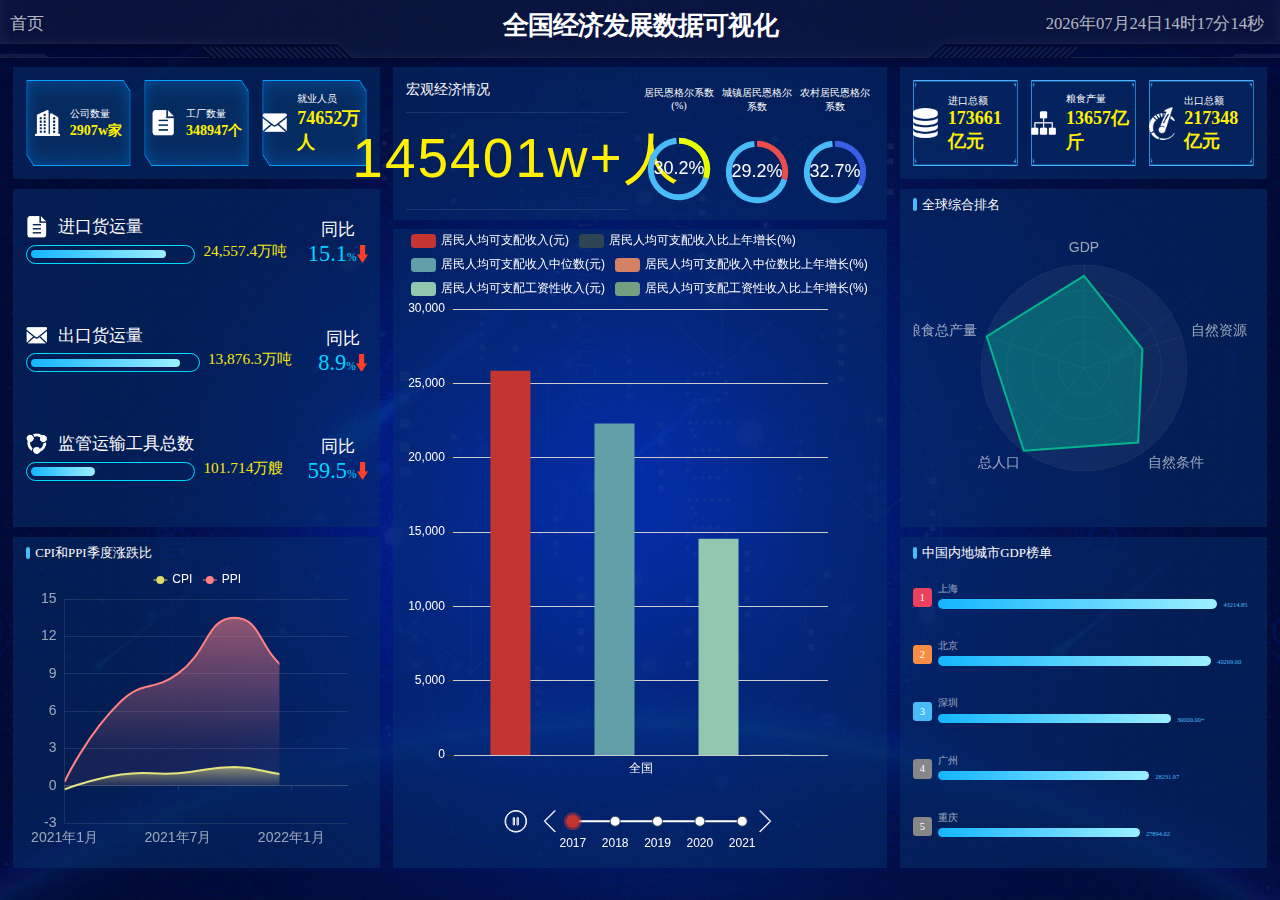
<file: economy/index.html>
﻿<!doctype html>
<html>

<head>
   <meta charset="utf-8">
   <title>经济发展可视化平台</title>
   <link rel="stylesheet" href="css/comon0.css">
</head>

<body>
   <div class="loading">
      <div class="loadbox"> <img src="images/loading.gif"> 页面加载中... </div>
   </div>
   <div class="head">
      <h1>全国经济发展数据可视化</h1>
      <div class="name"><a href="../home.html">首页</a></div>
      <div class="time" id="showTime">2019年12月05日16时16分54秒</div>
      <script>
         var t = null;
         t = setTimeout(time, 1000);//開始运行
         function time () {
            clearTimeout(t);//清除定时器
            dt = new Date();
            var y = dt.getFullYear();
            var mt = dt.getMonth() + 1;
            var day = dt.getDate();
            var h = dt.getHours();//获取时
            var m = dt.getMinutes();//获取分
            var s = dt.getSeconds();//获取秒
            var t = null;
            document.getElementById("showTime").innerHTML = y + "年" + Appendzero(mt) + "月" + Appendzero(day) + "日" + Appendzero(h) + "时" + Appendzero(m) + "分" + Appendzero(s) + "秒";
            function Appendzero (obj) {
               if (obj < 10) return "0" + "" + obj;
               else return obj;
            }
            t = setTimeout(time, 1000); //设定定时器，循环运行     
         }
      </script>
   </div>
   <div class="mainbox">
      <ul class="clearfix">
         <li>
            <div class="boxall" style="height: calc(15% - .15rem)">
               <ul class="row h100 row1">
                  <li class="col-4">
                     <div class="bar1"><img src="images/icon1.png">
                        <h3><span>公司数量</span>2907w家</h3>
                     </div>
                  </li>
                  <li class="col-4">
                     <div class="bar1"><img src="images/icon4.png">
                        <h3><span>工厂数量</span>348947个</h3>
                     </div>
                  </li>
                  <li class="col-4">
                     <div class="bar1"><img src="images/icon5.png">
                        <h3 style="text-align: left; font-size: 18px;"><span>就业人员
                           </span>74652万人</h3>
                     </div>
                  </li>
               </ul>
            </div>
            <div class="boxall" style="height: calc(43% - .15rem)">

               <ul class="sec h100">
                  <li>
                     <div>
                        <p><img src="images/icon4.png">进口货运量</p>
                        <div class="barnav">
                           <div class="bar2"><span style="width:84.9%;"></span></div> <span>24,557.4万吨</span>
                        </div>
                     </div>

                     <div>
                        <div class="zaf">
                           <p>同比</p>
                           <p><span>15.1<i>%</i></span><img src="images/down.png"></p>
                        </div>
                     </div>
                  </li>

                  <li>
                     <div>
                        <p><img src="images/icon5.png">出口货运量</p>

                        <div class="barnav">
                           <div class="bar2"><span style="width:91.1%;"></span></div> <span>13,876.3万吨</span>
                        </div>
                     </div>

                     <div>
                        <div class="zaf">
                           <p>同比</p>
                           <p><span>8.9<i>%</i></span><img src="images/down.png"></p>
                        </div>
                     </div>
                  </li>

                  <li>
                     <div>
                        <p><img src="images/icon6.png">监管运输工具总数</p>
                        <div class="barnav">
                           <div class="bar2"><span style="width:40.5%;"></span></div> <span>101.714万艘</span>
                        </div>
                     </div>

                     <div>
                        <div class="zaf">
                           <p>同比</p>
                           <p><span>59.5<i>%</i></span><img src="images/down.png"></p>
                        </div>
                     </div>
                  </li>

               </ul>

            </div>
            <div class="boxall" style="height: calc(42% - .15rem)">
               <div class="alltitle">CPI和PPI季度涨跌比</div>
               <div class="boxnav" id="echarts2"></div>
            </div>
         </li>
         <li>
            <div class="boxall" style="height: calc(20% - .15rem)">
               <ul class="row h100 clearfix">
                  <li class="col-6">
                     <div class="sqzs h100">
                        <p>宏观经济情况</p>
                        <h1 style="font-size: 55px;">145401w+人</h1>
                     </div>
                  </li>
                  <li class="col-6">
                     <ul class="row h100 clearfix">
                        <li class="col-4">
                           <div class="tit01">居民恩格尔系数(%)</div>
                           <div class="piebox" id="pe01"></div>
                        </li>
                        <li class="col-4">
                           <div class="tit01">城镇居民恩格尔系数</div>
                           <div class="piebox" id="pe02"></div>
                        </li>
                        <li class="col-4">
                           <div class="tit01">农村居民恩格尔系数</div>
                           <div class="piebox" id="pe03"></div>
                        </li>
                     </ul>

                  </li>
               </ul>
            </div>
            <div class="boxall" style="height: calc(80% - .15rem)">
               <div class="boxnav h100" id="echarts1"></div>
            </div>
         </li>
         <li>

            <div class="boxall" style="height: calc(15% - .15rem)">

               <ul class="row h100 row1">
                  <li class="col-4">
                     <div class="bar1 bar2"><img src="images/icon7.png">
                        <h3 style="text-align: left; font-size: 18px;"><span>进口总额
                           </span>173661亿元</h3>
                     </div>
                  </li>
                  <li class="col-4">
                     <div class="bar1 bar2"><img src="images/icon8.png">
                        <h3 style="text-align: left; font-size: 18px;"><span>粮食产量</span>13657亿斤</h3>
                     </div>
                  </li>
                  <li class="col-4">
                     <div class="bar1 bar2"><img src="images/icon9.png">
                        <h3 style="text-align: left; font-size: 18px;"><span>出口总额</span>217348亿元</h3>
                     </div>
                  </li>
               </ul>


            </div>
            <div class="boxall" style="height: calc(43% - .15rem)">
               <div class="alltitle">全球综合排名</div>
               <div class=" boxnav" id="lastecharts">
               </div>

            </div>
            <div class="boxall" style="height: calc(42% - .15rem)">
               <div class="alltitle">中国内地城市GDP榜单</div>
               <div class=" boxnav paim">
                  <ul class="h100">
                     <li>
                        <span>1</span>
                        <div class="pmnav">
                           <p>上海</p>
                           <div class="pmbar"><span style="width:90%"></span><i>43214.85</i></div>
                        </div>
                     </li>
                     <li>
                        <span>2</span>
                        <div class="pmnav">
                           <p>北京</p>
                           <div class="pmbar"><span style="width:88%"></span><i>40269.60</i></div>
                        </div>
                     </li>
                     <li>
                        <span>3</span>
                        <div class="pmnav">
                           <p>深圳</p>
                           <div class="pmbar"><span style="width:75%"></span><i>30000.00+</i></div>
                        </div>
                     </li>
                     <li>
                        <span>4</span>
                        <div class="pmnav">
                           <p>广州</p>
                           <div class="pmbar"><span style="width:68%"></span><i>28231.97</i></div>
                        </div>
                     </li>
                     <li>
                        <span>5</span>
                        <div class="pmnav">
                           <p>重庆</p>
                           <div class="pmbar"><span style="width:65%"></span><i>27894.02</i></div>
                        </div>
                     </li>
                  </ul>
               </div>
            </div>
         </li>
      </ul>
   </div>
   <script src="../jquery.js"></script>
   <script>
      $(document).ready(function () {
         var arr = [];
         var max;
         $(".paim li i").each(function () {
            arr.push($(this).text());
         })
         //alert(arr)
         max = Math.max.apply(null, arr);
         $(".paim .pmbar span").each(function () {
            var i = $(this).parents("li").index()
            w = arr[i] / max * 100;
            sw = w.toFixed(0) + '%'

            $(this).css({ width: sw })
         })
      })
   </script>
   <script src="../echarts.min.js"></script>
   <script language="JavaScript" src="js/js.js"></script>

</body>

</html>
</file>
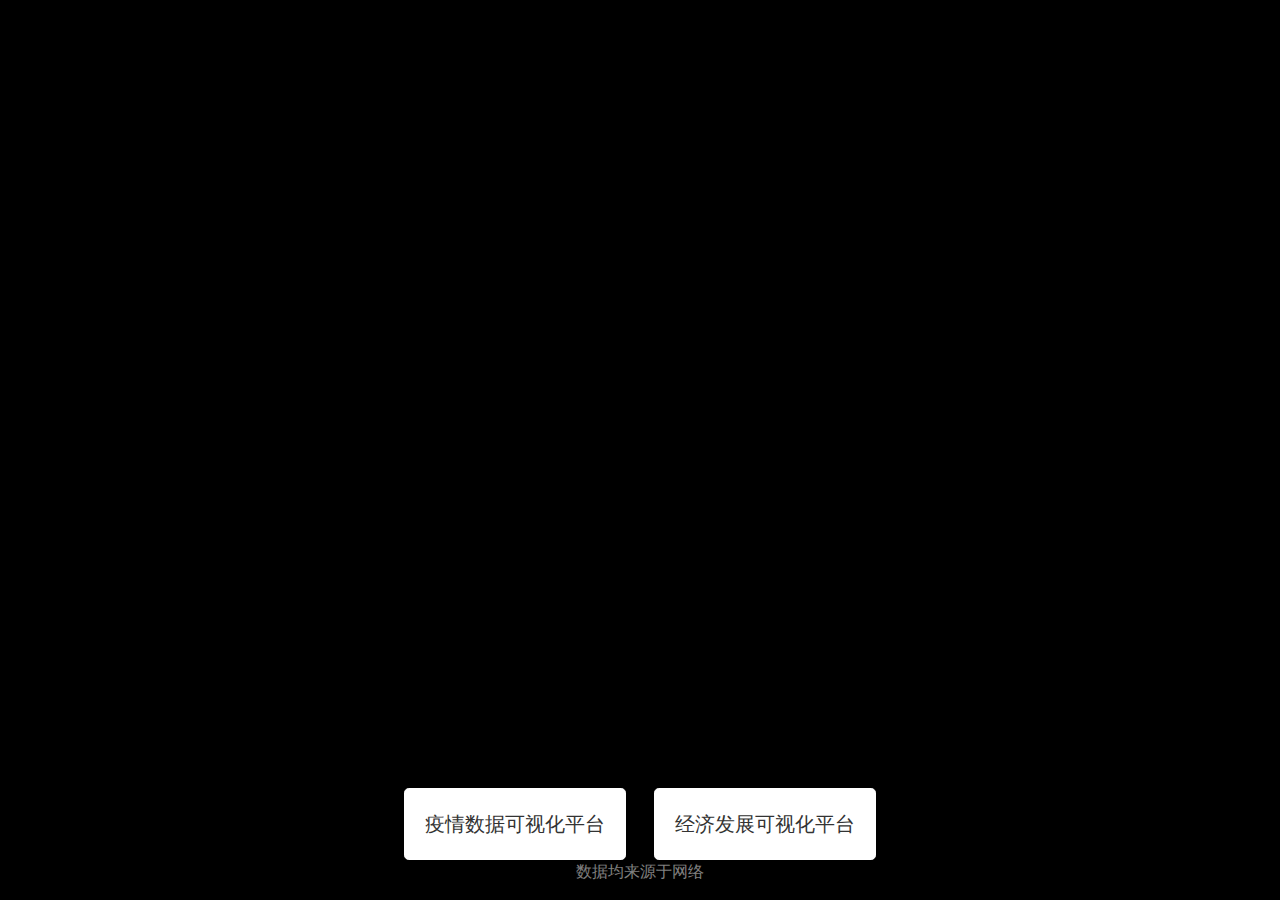
<file: home.html>
<!doctype html>
<html lang="en">

<head>
   <meta charset="utf-8">
   <meta name="viewport" content="width=device-width, initial-scale=1, shrink-to-fit=no">
   <meta name="description" content="">
   <meta name="author" content="Mark Otto, Jacob Thornton, and Bootstrap contributors">
   <meta name="generator" content="Hugo 0.88.1">
   <title>可视化平台</title>
   <link rel="canonical" href="https://getbootstrap.com/docs/4.6/examples/cover/">
   <!-- Bootstrap core CSS -->
   <link href="https://cdn.bootcdn.net/ajax/libs/twitter-bootstrap/4.6.1/css/bootstrap.min.css" rel="stylesheet">

   <style>
      .bd-placeholder-img {
         font-size: 1.125rem;
         text-anchor: middle;
         -webkit-user-select: none;
         -moz-user-select: none;
         -ms-user-select: none;
         user-select: none;
      }

      @media (min-width: 768px) {
         .bd-placeholder-img-lg {
            font-size: 3.5rem;
         }
      }
   </style>


   <!-- Custom styles for this template -->
   <link href="cover.css" rel="stylesheet">

</head>

<body class="text-center main">
   <video class="mainVideo" src="http://114.117.164.236:9999/bg.mp4" muted autoplay loop></video>

   <div class="containerMain cover-container d-flex w-100 h-100 p-3 mx-auto flex-column">
      <footer class="mastfoot mt-auto">
         <a class="btn btn-large btn-lg btn-secondary" href="./covid19/index.html">疫情数据可视化平台</a>
         <a class="btn btn-large btn-lg btn-secondary" href="./economy/index.html">经济发展可视化平台</a>
         <div class="inner">
            数据均来源于网络
         </div>
      </footer>
   </div>
</body>
<style>
   .main {
      position: relative;
      background: #000;
   }

   .containerMain {
      position: relative;
   }

   .btn-large {
      margin: 0 12px;
      padding: 20px;
   }

   .mainVideo {
      /* opacity: .8; */
      position: absolute;
      left: 0;
      width: 100%;
      height: 100%;
   }
</style>

</html>
</file>
<file: economy/css/comon0.css>
@charset "utf-8";

/* CSS Document */
* {
   -webkit-box-sizing: border-box;
   -moz-box-sizing: border-box;
   box-sizing: border-box
}

*,
body {
   padding: 0px;
   margin: 0px;
   font-family: "微软雅黑";
}

body {
   background: #000d4a url(../images/bg.jpg) center center;
   background-size: cover;
   color: #fff;
   font-size: .1rem;
}

li {
   list-style-type: none;
}

@font-face {
   font-family: electronicFont;
   src: url(../font/DS-DIGIT.TTF)
}

i {
   margin: 0px;
   padding: 0px;
   text-indent: 0px;
}

img {
   border: none;
   max-width: 100%;
}

a {
   text-decoration: none;
   color: #399bff;
}

a.active,
a:focus {
   outline: none !important;
   text-decoration: none;
}

ol,
ul,
p,
h1,
h2,
h3,
h4,
h5,
h6 {
   padding: 0;
   margin: 0
}

a:hover {
   color: #06c;
   text-decoration: none !important
}

html,
body {
   height: 100%;
}

.clearfix:after,
.clearfix:before {
   display: table;
   content: " "
}

.clearfix:after {
   clear: both
}

.pulll_left {
   float: left;
}

.pulll_right {
   float: right;
}

/*谷哥滚动条样式*/
::-webkit-scrollbar {
   width: 5px;
   height: 5px;
   position: absolute
}

::-webkit-scrollbar-thumb {
   background-color: #5bc0de
}

::-webkit-scrollbar-track {
   background-color: #ddd
}

/***/

.loading {
   position: fixed;
   left: 0;
   top: 0;
   font-size: 18px;
   z-index: 100000000;
   width: 100%;
   height: 100%;
   background: #1a1a1c;
   text-align: center;
}

.loadbox {
   position: absolute;
   width: 160px;
   height: 150px;
   color: #324e93;
   left: 50%;
   top: 50%;
   margin-top: -100px;
   margin-left: -75px;
}

.loadbox img {
   margin: 10px auto;
   display: block;
   width: 40px;
}

.head {
   height: 1.05rem;
   background: url(../images/head_bg.png) no-repeat center center;
   background-size: 100% 100%;
   position: relative
}

.head h1 {
   color: #fff;
   text-align: center;
   font-size: .4rem;
   line-height: .8rem;
   letter-spacing: -1px;
}

.head h1 img {
   width: 1.5rem;
   display: inline-block;
   vertical-align: middle;
}

.time {
   position: absolute;
   right: .15rem;
   top: 0;
   line-height: .75rem;
   color: rgba(255, 255, 255, .7);
   font-size: .26rem;
   padding-right: .1rem;
}

.name>a {
   position: absolute;
   left: .15rem;
   top: 0;
   line-height: .75rem;
   color: rgba(255, 255, 255, .7);
   font-size: .26rem;
   padding-right: .1rem;
}

a:hover {
   color: #06c;
   text-decoration: none !important
}

.mainbox {
   padding: 0 .2rem 0rem .2rem;
   height: 90%
}

.mainbox>ul {
   margin-left: -.1rem;
   margin-right: -.1rem;
   height: 100%
}

.mainbox>ul>li {
   float: left;
   padding: 0 .1rem;
   height: 100%;
   width: 30%
}

.mainbox>ul>li:nth-child(2) {
   width: 40%
}

.boxall {
   padding: 0 .2rem .2rem .2rem;
   background: rgba(6, 48, 109, .5);
   position: relative;
   margin-bottom: .15rem;
   z-index: 10;
}

.alltitle {
   font-size: .2rem;
   color: #fff;
   line-height: .5rem;
   position: relative;
   padding-left: .15rem
}

.alltitle:before {
   position: absolute;
   height: .2rem;
   width: 4px;
   background: #49bcf7;
   border-radius: 5px;
   content: "";
   left: 0;
   top: 50%;
   margin-top: -.1rem;
}

.boxnav {
   height: calc(100% - .5rem);
}

.row>li {
   float: left;
   height: 100%;
}

.col-6 {
   width: 50%;
}

.col-3 {
   width: 25%;
}

.col-4 {
   width: 33.33333%;
}

.h100 {
   height: 100%;
}

.tit01 {
   text-align: center;
   color: white;
   font-size: .16rem;
   padding: .3rem 0 .05rem 0;
}

.piebox {
   height: calc(100% - .5rem);
   position: relative;
}


.row1 .bar1 {
   height: 100%;
   background: url(../images/bg01.png) no-repeat;
   background-size: 100% 100%;
   position: relative;
}

.bar1 img {
   width: .4rem;
   margin-right: .15rem;
   ;
}

.bar1 {
   display: flex;
   justify-content: center;
   align-items: center;
}

.bar1 span {
   color: #fff;
   font-size: .16rem;
   display: block;
   font-weight: normal;
}

.bar1 h3 {
   color: #fef000;
   font-size: .22rem;
   ;
}

.row1 li {
   padding: .2rem .1rem 0 .1rem;
}

.row1 {
   margin-left: -.1rem;
   margin-right: -.1rem;
}

.row1 .bar2 {
   background: url(../images/bg02.png) no-repeat;
   background-size: 100% 100%;
}

.row1 .bar2 h3 {
   text-align: right;
}

.paim li>span {
   width: .3rem;
   height: .3rem;
   text-align: center;
   line-height: .3rem;
   background: #878787;
   border-radius: .05rem;
   margin-right: .1rem;
   font-size: .16rem;
}

.paim li:nth-child(1)>span {
   background: #ed405d
}

.paim li:nth-child(2)>span {
   background: #f78c44
}

.paim li:nth-child(3)>span {
   background: #49bcf7
}

.paim li {
   display: flex;
   align-items: center;
   height: 20%;
}

.pmbar {
   position: relative;
   display: flex;
}

.pmbar span {
   background: linear-gradient(to right, #14b6ff, #9cefff);
   display: inline-block;
   vertical-align: middle;
   height: .15rem;
   border-radius: .5rem;
}

.pmbar i {
   line-height: .2rem;
   font-style: normal;
   padding-left: .1rem;
   color: #49bcf7
}

.pmnav {
   width: calc(100% - .5rem)
}

.pmnav p {
   color: #fff;
   opacity: .6;
   font-size: .15rem;
   padding-bottom: .05rem;
   white-space: nowrap;
   overflow: hidden;
   text-overflow: ellipsis;
}

.sqzs {
   margin-right: .2rem;
}

.sqzs p {
   padding: .2rem 0;
   font-size: .22rem;
}

.sqzs h1 {
   height: calc(100% - .65rem);
   border-bottom: 1px solid rgba(255, 255, 255, .1);
   border-top: 1px solid rgba(255, 255, 255, .1);
   display: flex;
   align-items: center;
   color: #fef000;
   font-family: Gotham, "Helvetica Neue", Helvetica, Arial, "sans-serif";
   font-weight: normal;
   letter-spacing: 2px;
   font-size: .85rem;
   justify-content: center;
   padding-bottom: .05rem;
}



.sec li {
   height: 33.3333%;
   display: flex;
   align-items: center;
   justify-content: space-between
}

.sec li>div:nth-child(1) {
   width: 85%
}

.sec li>div:nth-child(2) {}

.sec .bar2 {
   width: 60%;
   margin: .1rem 0;
   display: inline-block;
   vertical-align: middle;
   border: 1px solid #00deff;
   height: .3rem;
   padding: .07rem;
   border-radius: 1rem;
}

.sec .bar2 span {
   display: block;
   height: 100%;
   background: linear-gradient(to right, #14b6ff, #9cefff);
   border-radius: 1rem;
}

.sec p {
   display: flex;
   align-items: center;
   font-size: .26rem;
}

.sec p img {
   width: .35rem;
   margin-right: .15rem;
}

.barnav span {
   text-align: center;
   color: #f7e80d;
   font-size: .24rem;
   padding-left: .1rem;
   line-height: .3rem;
}

.zaf {
   text-align: center;
}

.zaf p {
   justify-content: center
}

.zaf p img {
   width: .18rem;
   margin-right: 0;
   ;
}

.zaf span {
   color: #00d3ff;
   font-family: Impact;
   font-size: .35rem;
}

.zaf span i {
   font-style: normal;
   font-size: .18rem;
}
</file>
<file: cover.css>
/*
 * Globals
 */

/* Links */
a,
a:focus,
a:hover {
  color: #fff;
}

/* Custom default button */
.btn-secondary,
.btn-secondary:hover,
.btn-secondary:focus {
  color: #333;
  text-shadow: none; /* Prevent inheritance from `body` */
  background-color: #fff;
  border: .05rem solid #fff;
}


/*
 * Base structure
 */

html,
body {
  height: 100%;
  background-color: #333;
}

body {
  display: -ms-flexbox;
  display: flex;
  color: #fff;
  text-shadow: 0 .05rem .1rem rgba(0, 0, 0, .5);
  box-shadow: inset 0 0 5rem rgba(0, 0, 0, .5);
}

.cover-container {
  max-width: 42em;
}


/*
 * Header
 */
.masthead {
  margin-bottom: 2rem;
}

.masthead-brand {
  margin-bottom: 0;
}

.nav-masthead .nav-link {
  padding: .25rem 0;
  font-weight: 700;
  color: rgba(255, 255, 255, .5);
  background-color: transparent;
  border-bottom: .25rem solid transparent;
}

.nav-masthead .nav-link:hover,
.nav-masthead .nav-link:focus {
  border-bottom-color: rgba(255, 255, 255, .25);
}

.nav-masthead .nav-link + .nav-link {
  margin-left: 1rem;
}

.nav-masthead .active {
  color: #fff;
  border-bottom-color: #fff;
}

@media (min-width: 48em) {
  .masthead-brand {
    float: left;
  }
  .nav-masthead {
    float: right;
  }
}


/*
 * Cover
 */
.cover {
  padding: 0 1.5rem;
}
.cover .btn-lg {
  padding: .75rem 1.25rem;
  font-weight: 700;
}


/*
 * Footer
 */
.mastfoot {
  color: rgba(255, 255, 255, .5);
}
</file>
